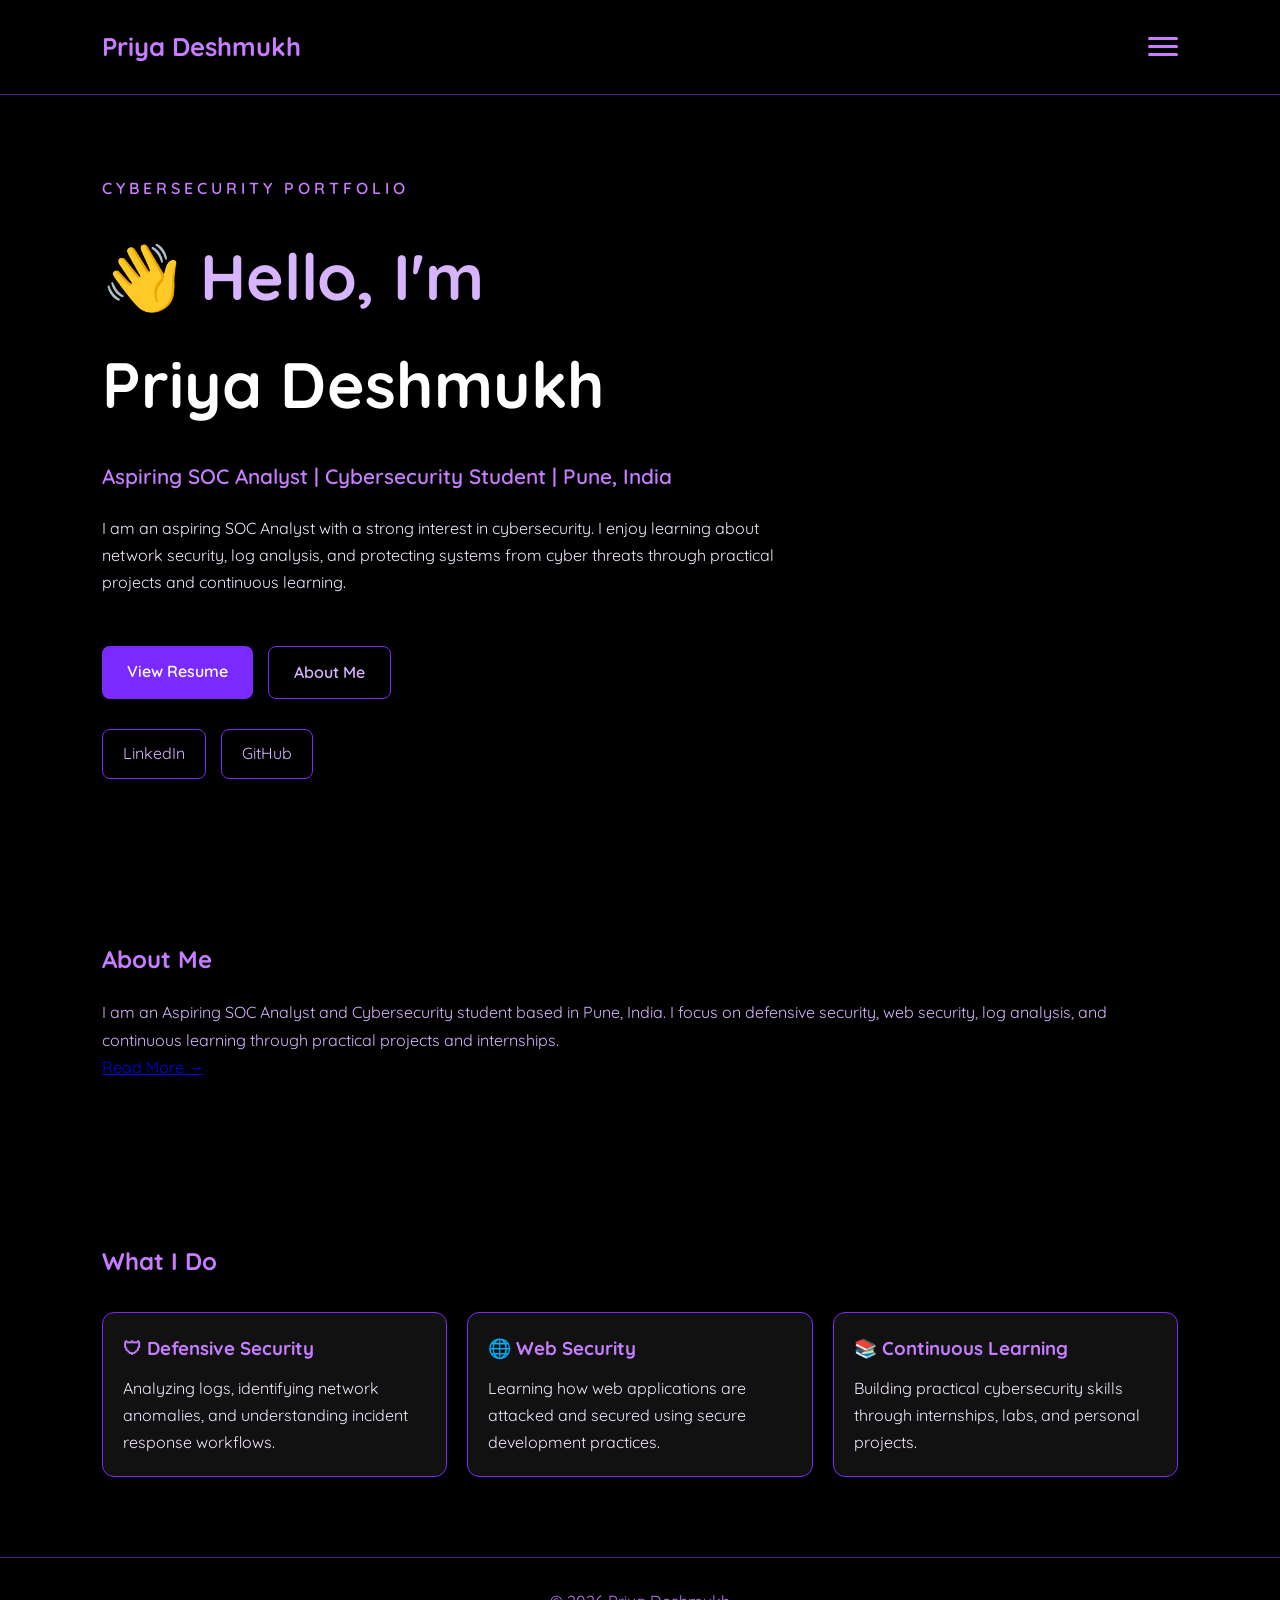
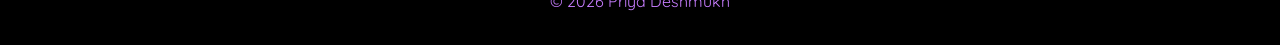
<file: index.html>
<!DOCTYPE html>
<html lang="en">
<head>
    <meta charset="UTF-8">
    <meta name="viewport" content="width=device-width, initial-scale=1.0">
    <title>Priya Deshmukh | Portfolio</title>
    <link rel="stylesheet" href="style.css">
    
     <link rel="preconnect" href="https://fonts.googleapis.com">
    <link rel="preconnect" href="https://fonts.gstatic.com" crossorigin>
    <link href="https://fonts.googleapis.com/css2?family=Quicksand:wght@400;500;600;700&display=swap" rel="stylesheet">
</head>
</head>
<body>

    <!-- Navigation -->
    <nav>
        <div class="logo">Priya Deshmukh</div>

        <div class="hamburger" id="hamburger">
            <span></span>
            <span></span>
            <span></span>
        </div>

        <div class="nav-menu" id="nav-menu">
            <a href="index.html">Home</a>
            <a href="about.html">About</a>
            <a href="skills.html">Skills</a>
            <a href="contact.html">Contact</a>
        </div>
    </nav>

    <!-- Hero Section -->
    <section class="hero">

        <p class="hero-small">CYBERSECURITY PORTFOLIO</p>

        <h1>
            👋 Hello, I'm <br>
            <span>Priya Deshmukh</span>
        </h1>

        <p class="hero-text">
            Aspiring SOC Analyst |
            Cybersecurity Student |
            Pune, India
        </p>

        <p class="hero-description">
           I am an aspiring SOC Analyst with a strong interest in cybersecurity. I enjoy learning about network security, log analysis, and protecting systems from cyber threats through practical projects and continuous learning.
        </p>

        <div class="hero-buttons">
            <a href="Priya_Deshmukh_OnePage_Resume.pdf" class="btn-primary" target="_blank">
                View Resume
            </a>

            <a href="about.html" class="btn-secondary">
                About Me
            </a>
        </div>

        <div class="social-icons">

            <a href="https://linkedin.com/in/priya-deshmukh-99144731b"
               target="_blank"
               class="social-btn">
                LinkedIn
            </a>

            <a href="https://github.com/Priyadesh111"
               target="_blank"
               class="social-btn">
                GitHub
            </a>

        </div>

    </section>

    <!-- About Preview -->
    <section class="preview-section">

        <h2>About Me</h2>

        <p>
            I am an Aspiring SOC Analyst and Cybersecurity student
            based in Pune, India. I focus on defensive security,
            web security, log analysis, and continuous learning
            through practical projects and internships.
        </p>

        <a href="about.html" class="read-more">
            Read More →
        </a>

    </section>

    <!-- What I Do -->
    <section class="preview-section">

        <h2>What I Do</h2>

        <div class="card-container">

            <div class="card">
                <h3>🛡 Defensive Security</h3>
                <p>
                    Analyzing logs, identifying network anomalies,
                    and understanding incident response workflows.
                </p>
            </div>

            <div class="card">
                <h3>🌐 Web Security</h3>
                <p>
                    Learning how web applications are attacked
                    and secured using secure development practices.
                </p>
            </div>

            <div class="card">
                <h3>📚 Continuous Learning</h3>
                <p>
                    Building practical cybersecurity skills through
                    internships, labs, and personal projects.
                </p>
            </div>

        </div>

    </section>

    <footer>
        <p>© 2026 Priya Deshmukh</p>
    </footer>

    <script src="script.js"></script>

</body>
</html>
</file>
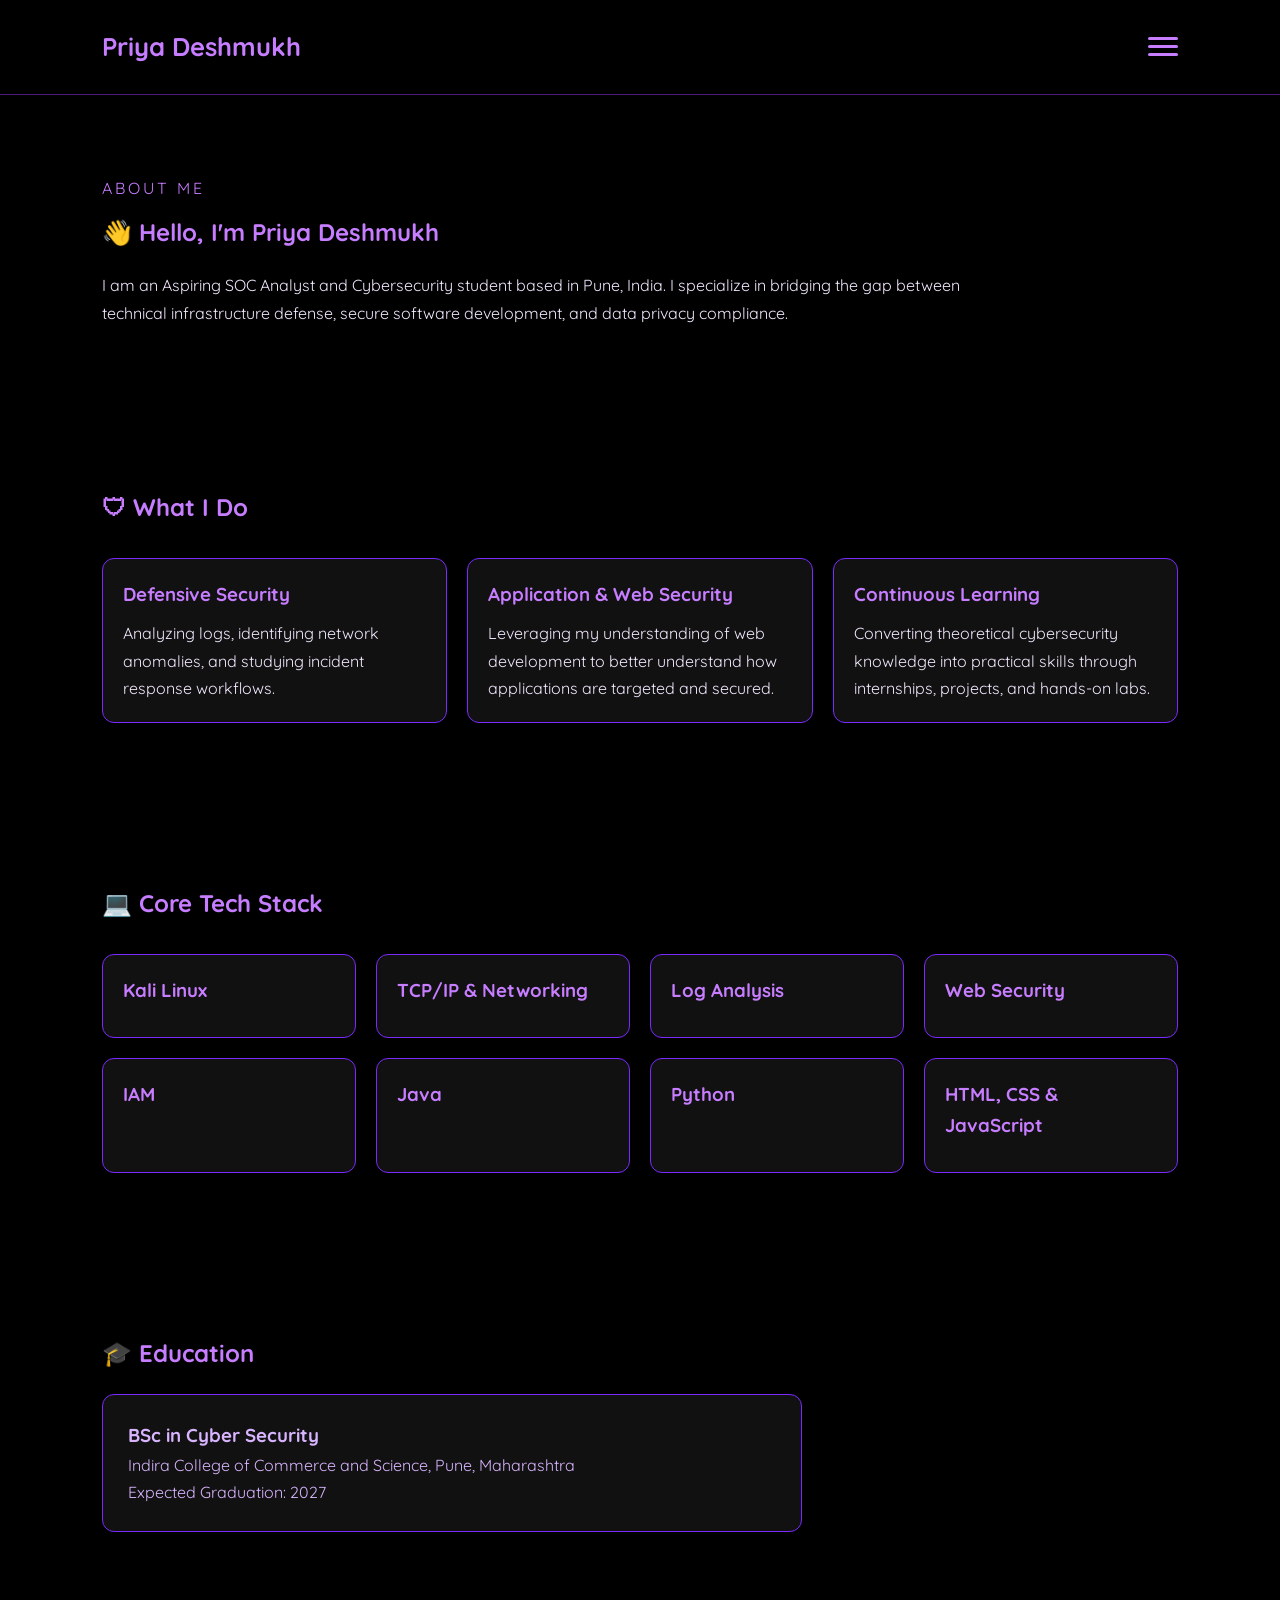
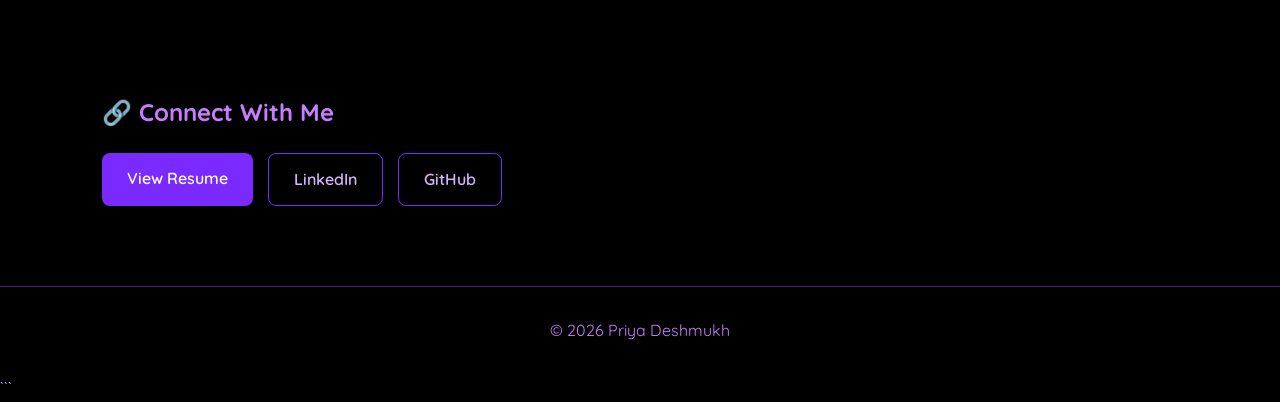
<file: about.html>
<!DOCTYPE html>
<html lang="en">
<head>
    <meta charset="UTF-8">
    <meta name="viewport" content="width=device-width, initial-scale=1.0">
    <title>About | Priya Deshmukh</title>
    <link rel="stylesheet" href="style.css">
</head>
<body>

    <!-- Navigation -->
    <nav>
        <div class="logo">Priya Deshmukh</div>

        <div class="hamburger" id="hamburger">
            <span></span>
            <span></span>
            <span></span>
        </div>

        <div class="nav-menu" id="nav-menu">
            <a href="index.html">Home</a>
            <a href="about.html" class="active">About</a>
            <a href="skills.html">Skills</a>
            <a href="contact.html">Contact</a>
        </div>
    </nav>

    <section class="page-section">

        <p class="section-tag">ABOUT ME</p>

        <h1>👋 Hello, I'm Priya Deshmukh</h1>

        <p class="about-text">
            I am an Aspiring SOC Analyst and Cybersecurity student
            based in Pune, India. I specialize in bridging the gap
            between technical infrastructure defense, secure software
            development, and data privacy compliance.
        </p>

    </section>

    <!-- What I Do -->
    <section class="page-section">

        <h2>🛡 What I Do</h2>

        <div class="card-container">

            <div class="card">
                <h3>Defensive Security</h3>
                <p>
                    Analyzing logs, identifying network anomalies,
                    and studying incident response workflows.
                </p>
            </div>

            <div class="card">
                <h3>Application & Web Security</h3>
                <p>
                    Leveraging my understanding of web development
                    to better understand how applications are
                    targeted and secured.
                </p>
            </div>

            <div class="card">
                <h3>Continuous Learning</h3>
                <p>
                    Converting theoretical cybersecurity knowledge
                    into practical skills through internships,
                    projects, and hands-on labs.
                </p>
            </div>

        </div>

    </section>

    <!-- Core Tech Stack -->
    <section class="page-section">

        <h2>💻 Core Tech Stack</h2>

        <div class="card-container">

            <div class="card">
                <h3>Kali Linux</h3>
            </div>

            <div class="card">
                <h3>TCP/IP & Networking</h3>
            </div>

            <div class="card">
                <h3>Log Analysis</h3>
            </div>

            <div class="card">
                <h3>Web Security</h3>
            </div>

            <div class="card">
                <h3>IAM</h3>
            </div>

            <div class="card">
                <h3>Java</h3>
            </div>

            <div class="card">
                <h3>Python</h3>
            </div>

            <div class="card">
                <h3>HTML, CSS & JavaScript</h3>
            </div>

        </div>

    </section>

    <!-- Education -->
    <section class="page-section">

        <h2>🎓 Education</h2>

        <div class="education-box">

            <h3>BSc in Cyber Security</h3>

            <p>
                Indira College of Commerce and Science,
                Pune, Maharashtra
            </p>

            <p>
                Expected Graduation: 2027
            </p>

        </div>

    </section>

    <!-- Resume & Social Links -->
    <section class="page-section">

        <h2>🔗 Connect With Me</h2>

        <div class="hero-buttons">

            <a href="Priya_Deshmukh_OnePage_Resume.pdf"
               target="_blank"
               class="btn-primary">
               View Resume
            </a>

            <a href="https://linkedin.com/in/priya-deshmukh-99144731b"
               target="_blank"
               class="btn-secondary">
               LinkedIn
            </a>

            <a href="https://github.com/Priyadesh111"
               target="_blank"
               class="btn-secondary">
               GitHub
            </a>

        </div>

    </section>

    <footer>
        <p>© 2026 Priya Deshmukh</p>
    </footer>

    <script src="script.js"></script>

</body>
</html>
```
</file>
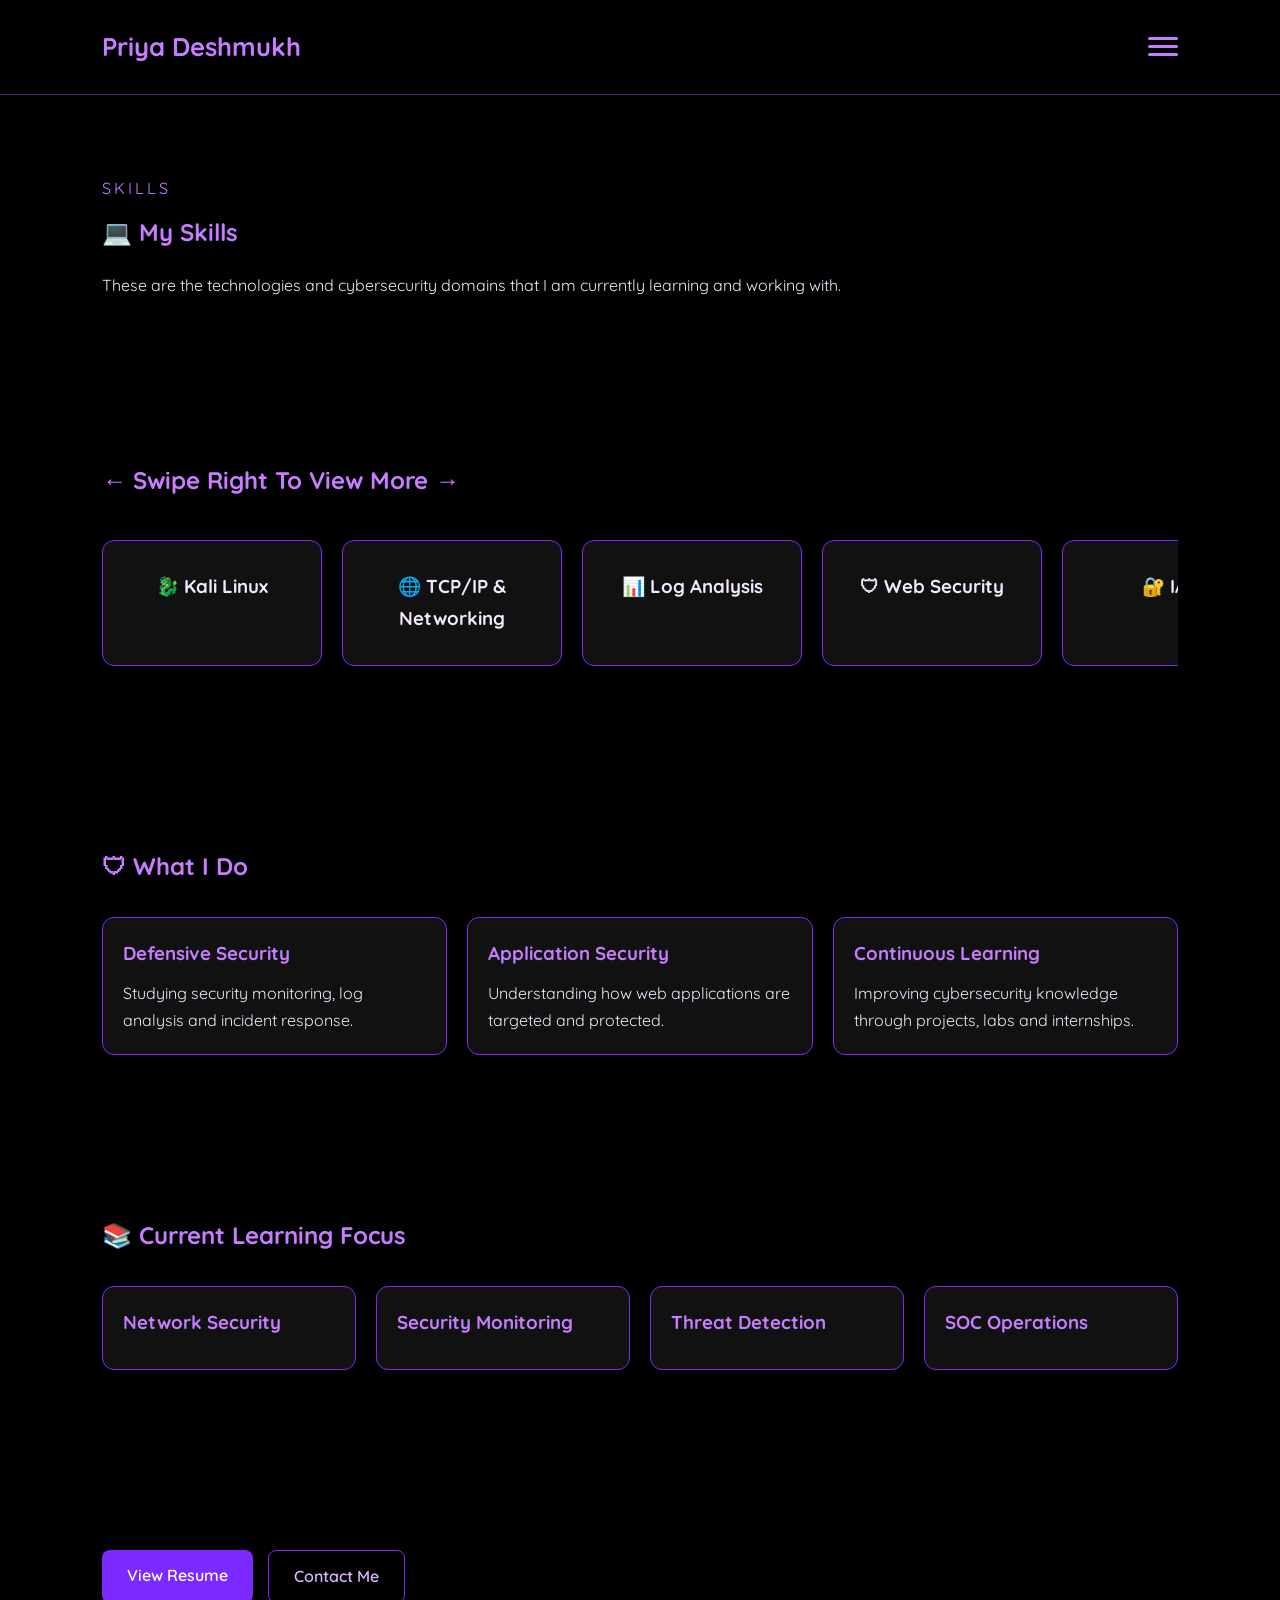
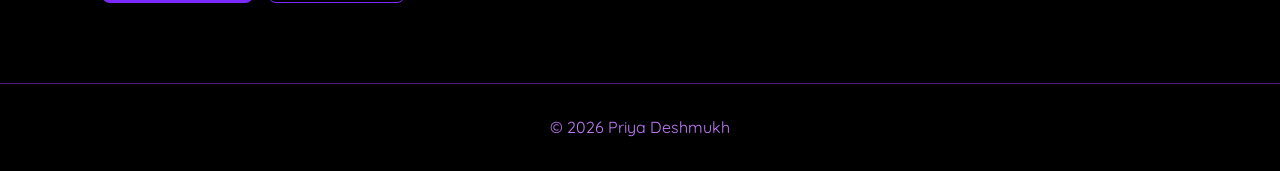
<file: skills.html>
<!DOCTYPE html>
<html lang="en">
<head>
    <meta charset="UTF-8">
    <meta name="viewport" content="width=device-width, initial-scale=1.0">
    <title>Skills | Priya Deshmukh</title>
    <link rel="stylesheet" href="style.css">
</head>
<body>

    <!-- Navigation -->
    <nav>
        <div class="logo">Priya Deshmukh</div>

        <div class="hamburger" id="hamburger">
            <span></span>
            <span></span>
            <span></span>
        </div>

        <div class="nav-menu" id="nav-menu">
            <a href="index.html">Home</a>
            <a href="about.html">About</a>
            <a href="skills.html" class="active">Skills</a>
            <a href="contact.html">Contact</a>
        </div>
    </nav>

    <!-- Page Header -->
    <section class="page-section">

        <p class="section-tag">SKILLS</p>

        <h1>💻 My Skills</h1>

        <p class="about-text">
            These are the technologies and cybersecurity domains
            that I am currently learning and working with.
        </p>

    </section>

    <!-- Swipe Skills -->
    <section class="page-section">

        <h2>← Swipe Right To View More →</h2>

        <div class="skills-scroll">

            <div class="skill-card">
                <h3>🐉 Kali Linux</h3>
            </div>

            <div class="skill-card">
                <h3>🌐 TCP/IP & Networking</h3>
            </div>

            <div class="skill-card">
                <h3>📊 Log Analysis</h3>
            </div>

            <div class="skill-card">
                <h3>🛡 Web Security</h3>
            </div>

            <div class="skill-card">
                <h3>🔐 IAM</h3>
            </div>

            <div class="skill-card">
                <h3>☕ Java</h3>
            </div>

            <div class="skill-card">
                <h3>🐍 Python</h3>
            </div>

            <div class="skill-card">
                <h3>🌍 HTML</h3>
            </div>

            <div class="skill-card">
                <h3>🎨 CSS</h3>
            </div>

            <div class="skill-card">
                <h3>⚡ JavaScript</h3>
            </div>

        </div>

    </section>

    <!-- What I Do -->
    <section class="page-section">

        <h2>🛡 What I Do</h2>

        <div class="card-container">

            <div class="card">
                <h3>Defensive Security</h3>
                <p>
                    Studying security monitoring,
                    log analysis and incident response.
                </p>
            </div>

            <div class="card">
                <h3>Application Security</h3>
                <p>
                    Understanding how web applications
                    are targeted and protected.
                </p>
            </div>

            <div class="card">
                <h3>Continuous Learning</h3>
                <p>
                    Improving cybersecurity knowledge
                    through projects, labs and internships.
                </p>
            </div>

        </div>

    </section>

    <!-- Learning Journey -->
    <section class="page-section">

        <h2>📚 Current Learning Focus</h2>

        <div class="card-container">

            <div class="card">
                <h3>Network Security</h3>
            </div>

            <div class="card">
                <h3>Security Monitoring</h3>
            </div>

            <div class="card">
                <h3>Threat Detection</h3>
            </div>

            <div class="card">
                <h3>SOC Operations</h3>
            </div>

        </div>

    </section>

    <!-- Resume Button -->
    <section class="page-section">

        <div class="hero-buttons">

            <a href="Priya_Deshmukh_OnePage_Resume.pdf"
               target="_blank"
               class="btn-primary">
               View Resume
            </a>

            <a href="contact.html"
               class="btn-secondary">
               Contact Me
            </a>

        </div>

    </section>

    <footer>
        <p>© 2026 Priya Deshmukh</p>
    </footer>

    <script src="script.js"></script>

</body>
</html>
</file>
<file: style.css>
@import url('https://fonts.googleapis.com/css2?family=Quicksand:wght@400;500;600;700&display=swap');

/* =========================
   GLOBAL STYLES
========================= */

*{
    margin:0;
    padding:0;
    box-sizing:border-box;
    font-family:'Quicksand', sans-serif;
}

html{
    scroll-behavior:smooth;
}

body{
    background:#000000;
    color:#d8b4fe;
    line-height:1.7;
}

/* =========================
   NAVIGATION
========================= */

nav{
    display:flex;
    justify-content:space-between;
    align-items:center;
    padding:25px 8%;
    position:sticky;
    top:0;
    background:#000;
    z-index:1000;
    border-bottom:1px solid #4d1a7f;
}

.logo{
    font-size:1.6rem;
    font-weight:700;
    color:#c77dff;
}

.hamburger{
    cursor:pointer;
    display:flex;
    flex-direction:column;
    gap:5px;
}

.hamburger span{
    width:30px;
    height:3px;
    background:#c77dff;
    border-radius:10px;
}

.nav-menu{
    display:none;
    position:absolute;
    right:30px;
    top:80px;
    background:#111;
    padding:15px;
    border:1px solid #c77dff;
    border-radius:10px;
}

.nav-menu.active{
    display:flex;
    flex-direction:column;
    gap:15px;
}

.nav-menu a{
    color:#d8b4fe;
    text-decoration:none;
    font-weight:600;
}

.nav-menu a:hover{
    color:#ffffff;
}

/* =========================
   HERO SECTION
========================= */

.hero{
    min-height:80vh;
    padding:80px 8%;
    display:flex;
    flex-direction:column;
    justify-content:center;
}

.hero-small{
    letter-spacing:4px;
    margin-bottom:20px;
    color:#c77dff;
    font-weight:600;
}

.hero h1{
    font-size:4rem;
    margin-bottom:20px;
    font-weight:700;
}

.hero h1 span{
    color:#ffffff;
}

.hero-text{
    font-size:1.3rem;
    margin-bottom:20px;
    color:#c77dff;
    font-weight:600;
}

.hero-description{
    max-width:700px;
    margin-bottom:30px;
    color:#f3e8ff;
}

/* =========================
   BUTTONS
========================= */

.hero-buttons{
    display:flex;
    flex-wrap:wrap;
    gap:15px;
    margin-top:20px;
}

.btn-primary,
.btn-secondary{
    text-decoration:none;
    padding:12px 25px;
    border-radius:8px;
    transition:0.3s;
    font-weight:600;
}

.btn-primary{
    background:#7a29ff;
    color:white;
}

.btn-primary:hover{
    background:#9d57ff;
}

.btn-secondary{
    border:1px solid #7a29ff;
    color:#d8b4fe;
}

.btn-secondary:hover{
    background:#7a29ff;
    color:white;
}

/* =========================
   SOCIAL LINKS
========================= */

.social-icons{
    margin-top:30px;
    display:flex;
    gap:15px;
}

.social-btn{
    color:#d8b4fe;
    text-decoration:none;
    border:1px solid #7a29ff;
    padding:10px 20px;
    border-radius:8px;
    transition:0.3s;
}

.social-btn:hover{
    background:#7a29ff;
    color:white;
}

/* =========================
   PAGE SECTION
========================= */

.page-section,
.preview-section{
    padding:80px 8%;
}

.section-tag{
    letter-spacing:3px;
    margin-bottom:10px;
    color:#c77dff;
}

.page-section h1,
.page-section h2,
.preview-section h2{
    margin-bottom:20px;
    color:#c77dff;
    font-weight:700;
}

.about-text{
    max-width:900px;
    color:#f3e8ff;
}

/* =========================
   CARDS
========================= */

.card-container{
    display:grid;
    grid-template-columns:repeat(auto-fit,minmax(250px,1fr));
    gap:20px;
    margin-top:30px;
}

.card{
    background:#111111;
    border:1px solid #7a29ff;
    border-radius:12px;
    padding:20px;
}

.card h3{
    margin-bottom:10px;
    color:#c77dff;
    font-weight:700;
}

.card p{
    color:#f3e8ff;
}

/* =========================
   SKILLS SCROLL
========================= */

.skills-scroll{
    display:flex;
    overflow-x:auto;
    gap:20px;
    padding:20px 0;
}

.skills-scroll::-webkit-scrollbar{
    height:8px;
}

.skills-scroll::-webkit-scrollbar-thumb{
    background:#7a29ff;
    border-radius:10px;
}

.skill-card{
    min-width:220px;
    background:#111111;
    border:1px solid #7a29ff;
    border-radius:12px;
    padding:30px 20px;
    text-align:center;
    color:#f3e8ff;
    font-weight:600;
}

/* =========================
   EDUCATION
========================= */

.education-box{
    background:#111111;
    border:1px solid #7a29ff;
    border-radius:12px;
    padding:25px;
    max-width:700px;
}

/* =========================
   CONTACT FORM
========================= */

.contact-form{
    display:flex;
    flex-direction:column;
    gap:15px;
    max-width:700px;
}

.contact-form input,
.contact-form textarea{
    background:#111111;
    color:#ffffff;
    border:1px solid #7a29ff;
    padding:15px;
    border-radius:10px;
    font-family:'Quicksand', sans-serif;
}

.contact-form input:focus,
.contact-form textarea:focus{
    outline:none;
    border-color:#ffffff;
}

/* =========================
   MESSAGES
========================= */

.success-message,
.error-message{
    display:none;
    margin-top:20px;
    font-size:18px;
}

.success-message{
    color:#6fff6f;
}

.error-message{
    color:#ff6666;
}

/* =========================
   FOOTER
========================= */

footer{
    text-align:center;
    padding:30px;
    border-top:1px solid #4d1a7f;
    color:#c77dff;
}

/* =========================
   MOBILE
========================= */

@media(max-width:768px){

    .hero h1{
        font-size:2.5rem;
    }

    .hero-buttons{
        flex-direction:column;
    }

    .social-icons{
        flex-direction:column;
    }

    .logo{
        font-size:1.3rem;
    }
}
</file>
